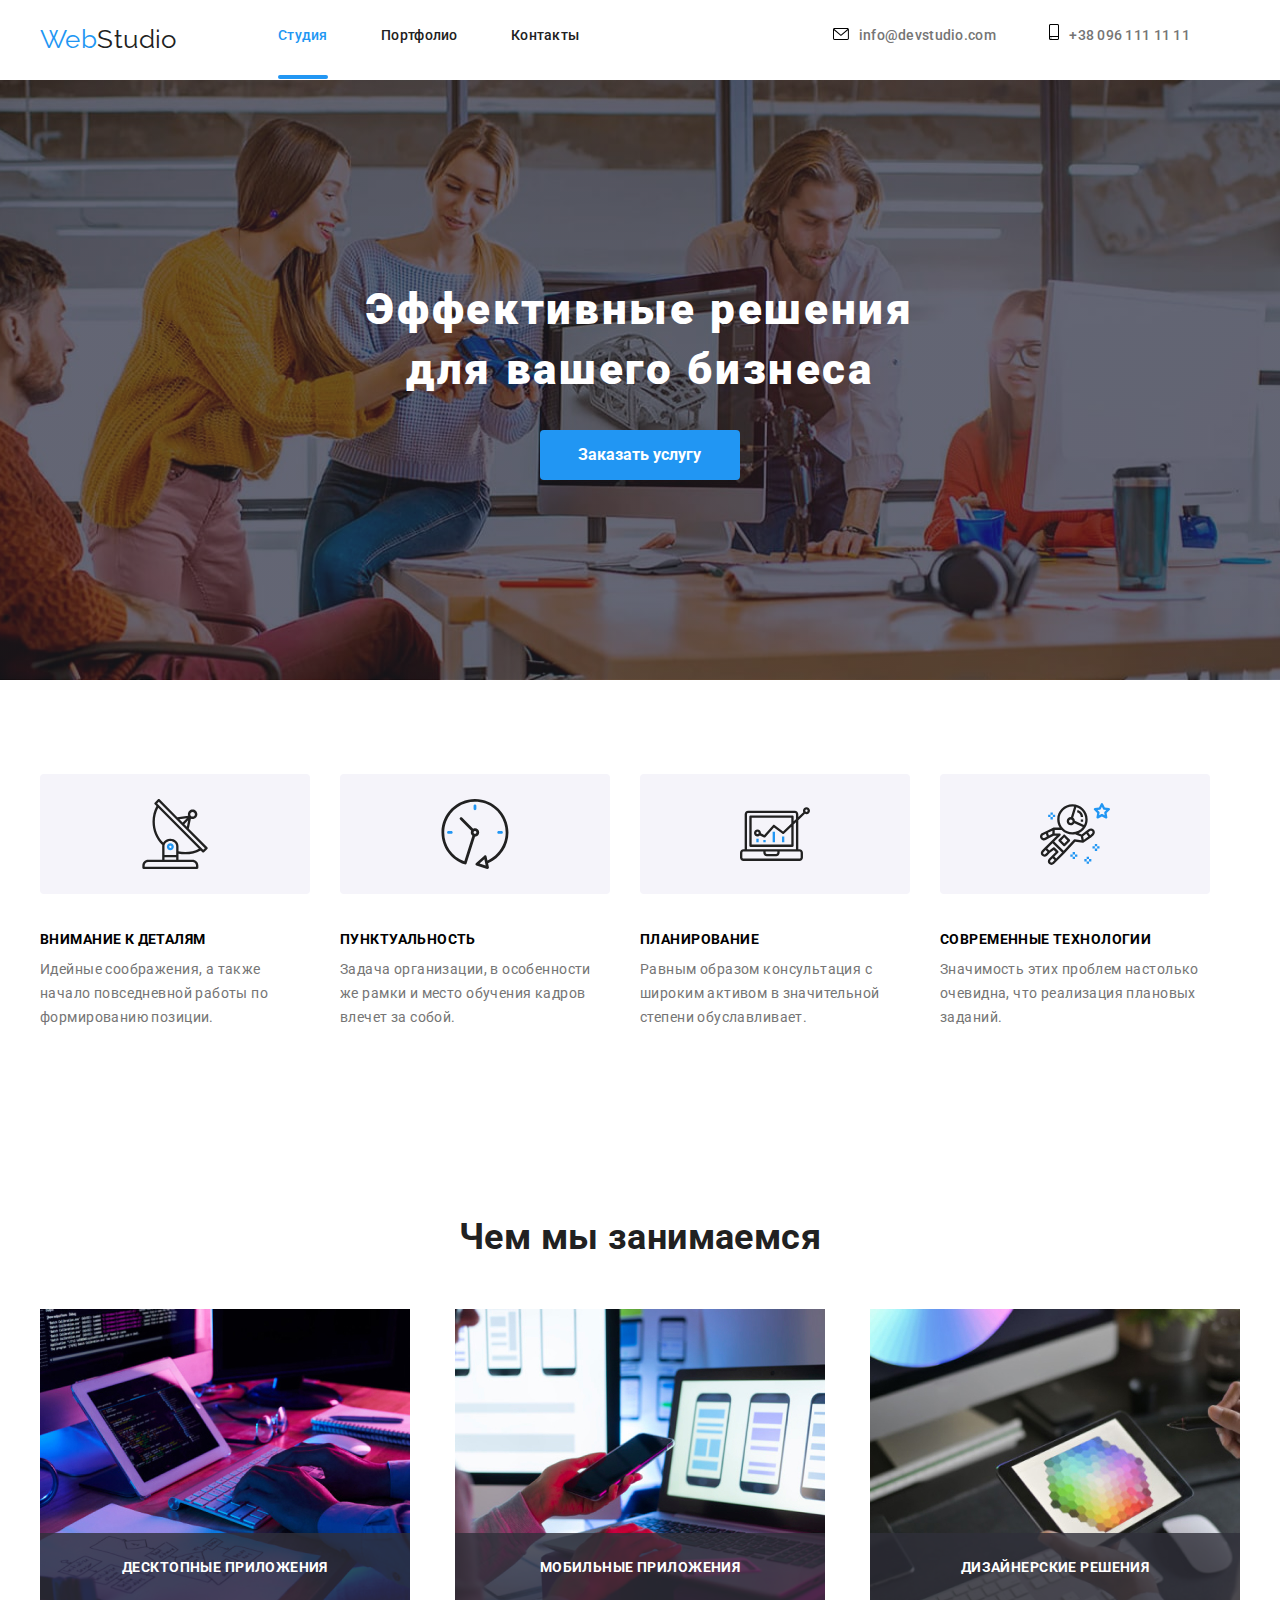
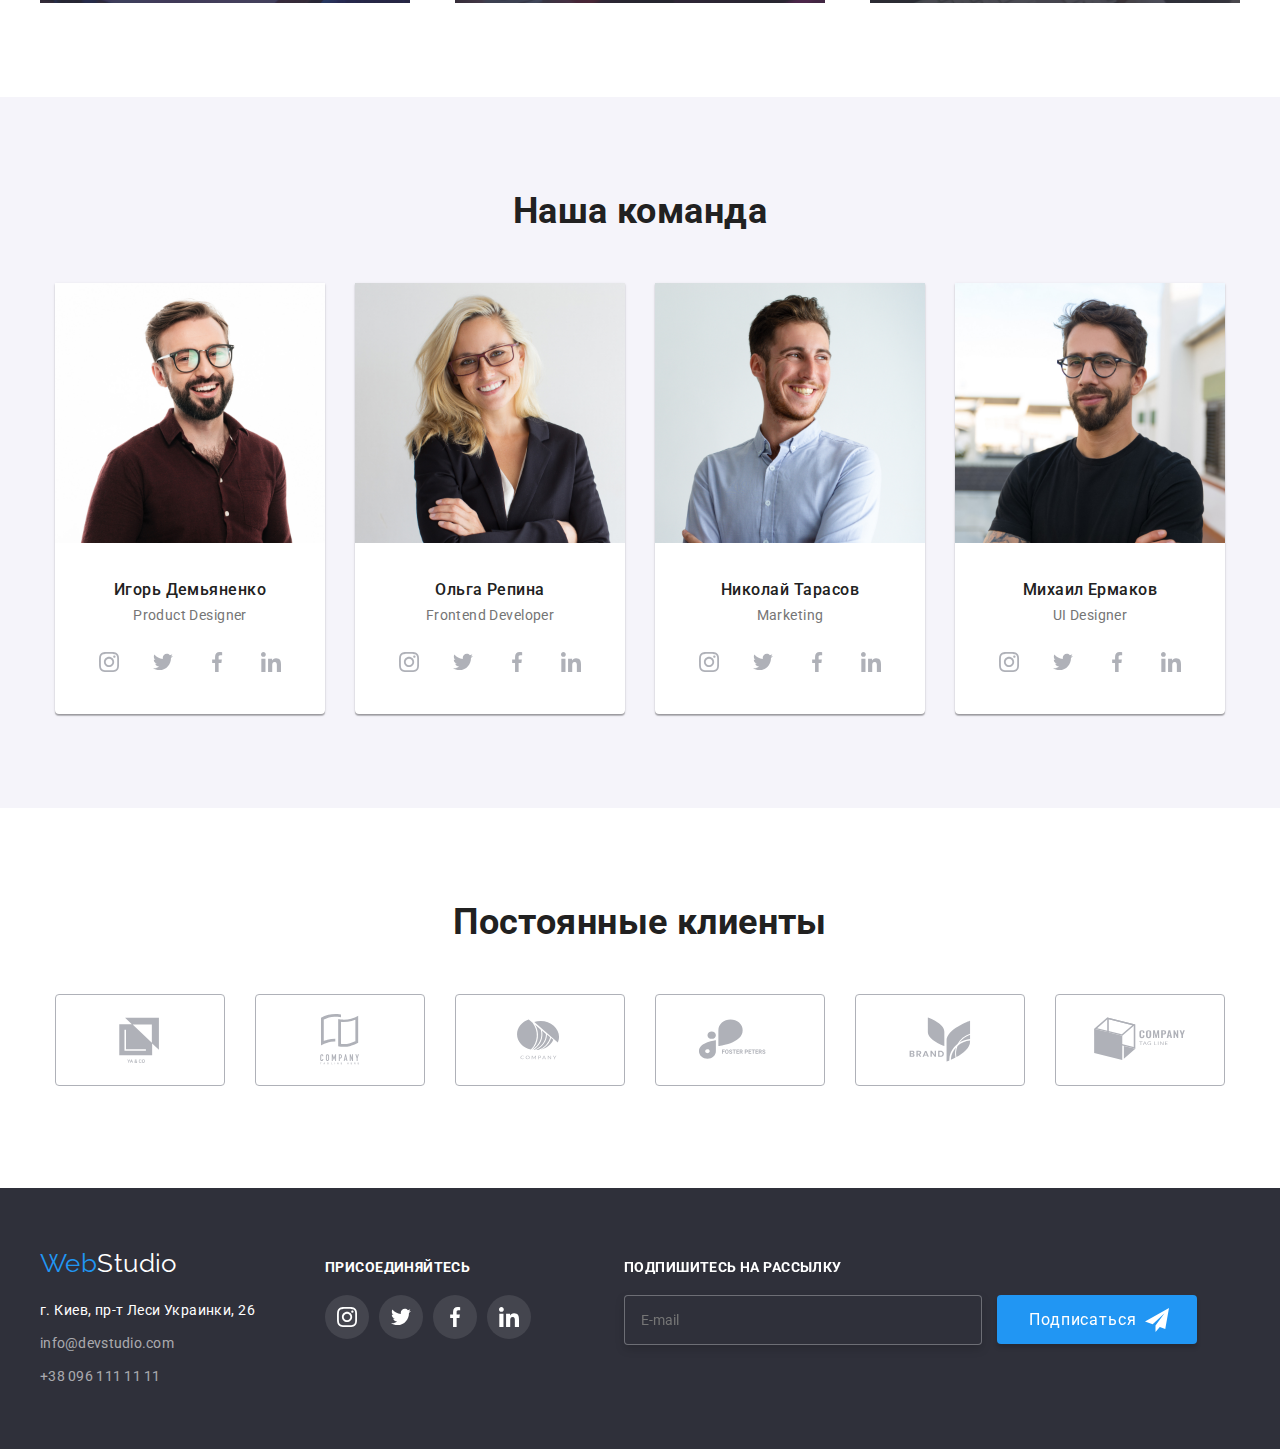
<file: index.html>
<!DOCTYPE html>
<html lang="ru">
<head>
    <meta charset="UTF-8">
    <meta http-equiv="X-UA-Compatible" content="IE=edge">
    <meta name="viewport" content="width=device-width, initial-scale=1.0">
    <title>Web Studio</title>
    <link rel="preconnect" href="https://fonts.googleapis.com">
    <link rel="preconnect" href="https://fonts.gstatic.com" crossorigin>
    <link href="https://fonts.googleapis.com/css2?family=Raleway:wght@700&family=Roboto:wght@400;500;700;900&display=swap"
        rel="stylesheet">
    <link rel="stylesheet" href="https://cdnjs.cloudflare.com/ajax/libs/modern-normalize/1.1.0/modern-normalize.min.css" integrity="sha512-wpPYUAdjBVSE4KJnH1VR1HeZfpl1ub8YT/NKx4PuQ5NmX2tKuGu6U/JRp5y+Y8XG2tV+wKQpNHVUX03MfMFn9Q==" crossorigin="anonymous" referrerpolicy="no-referrer" />
    <link rel="stylesheet" href="./css/main.min.css">
</head>
<body>
    <header class="header">
            <a class="logo header__logo" href="./index.html"><span class="logo__discoloration">Web</span>Studio</a>
            <nav>
            <ul class="site-nav">
                <li class="site-nav__item"><a class="site-nav__link--underline" href="./index.html">Студия</a></li>
                <li class="site-nav__item"><a class="site-nav__link" href="./portfolio.html">Портфолио</a></li>
                <li class="site-nav__item"><a class="site-nav__link" href="">Контакты</a></li>
            </ul>
            </nav>
            <ul class="contact">
                <li class="contact__item"><a class="contact__link" href="mailto:info@devstudio.com"><svg class="contact__icon" width="16" height="12"><use href="./images/icons.svg#mail"></use></svg>info@devstudio.com</a></li>
                <li class="contact__item"><a class="contact__link" href="tel:+380961111111"><svg class="contact__icon" width="10" height="16"><use href="./images/icons.svg#phone"></use></svg>+38 096 111 11 11</a></li>
            </ul>
    </header>

   <main>
        <section class="hero">
            <div class="hero__position">
            <h1 class="hero__title">Эффективные решения <br> для вашего бизнеса</h1>
            <button data-modal-open class="btn__hero" type="button">Заказать услугу</button>
            </div>
        </section>

        <div class="benefits">
    <section class="benefits__section">
        <h2 class="benefits__hidden">Приемущество</h2>
    <ul class="benefits__list">
        <li class="benefits__item">
                <svg class="benefits__svg">
                    <use href="./images/icons.svg#satellite" width="70" height="70"></use>
                </svg>
            <h3 class="benefits__title">Внимание к деталям</h3>
            <p class="benefits__description">Идейные соображения, а также начало повседневной работы по формированию позиции.</p>
        </li>
        <li class="benefits__item">
                <svg class="benefits__svg">
                    <use href="./images/icons.svg#clock" width="70" height="70"></use>
                </svg>
            <h3 class="benefits__title">Пунктуальность</h3>
            <p class="benefits__description">Задача организации, в особенности же рамки и место обучения кадров влечет за собой.</p>
        </li>
        <li class="benefits__item">
                <svg class="benefits__svg">
                    <use href="./images/icons.svg#diagram" width="70" height="70"></use>
                </svg>
            <h3 class="benefits__title">Планирование</h3>
            <p class="benefits__description">Равным образом консультация с широким активом в значительной степени обуславливает.</p>
        </li>
        <li class="benefits__item">
                <svg class="benefits__svg"> 
                    <use href="./images/icons.svg#astronaut" width="70" height="70"></use>
                </svg>
            <h3 class="benefits__title">Современные технологии</h3>
            <p class="benefits__description">Значимость этих проблем настолько очевидна, что реализация плановых заданий.</p>
        </li>
    </ul>
</section>
</div>

<div class="about">
<section class="about__section">
    <h2 class="about__title">Чем мы занимаемся</h2>
<ul class="about__list">
    <li class="about__item">
        <img src="./images/img.jpg" alt="Работа за ПК" width="370">
        <p class="about__subject">Десктопные приложения</p>
    </li>

    <li class="about__item">
        <img src="./images/img1.jpg" alt="Работа с мобильным устройством" width="370">
        <p class="about__subject">Мобильные приложения</p>
    </li>

    <li class="about__item">
        <img src="./images/img2.jpg" alt="Работа с планшетом" width="370">
        <p class="about__subject">Дизайнерские решения</p>
    </li>
</ul>
</section>
</div>

<section class="team">
    <div class="team__container">
    <h2 class="team__title">Наша команда</h2>
<ul class="team__list">
    <li class="team__item">
        <img src="./images/img3.jpg" alt="Первый член команды" width="270">
        <h3 class="team__name">Игорь Демьяненко</h3>
        <p class="team__position">Product Designer</p>
        <ul class="social-link list">
            <li class="social-link__item">
                <a href="" class="social-link__link"><svg class="social-link__icon" width="20px" height="20px"><use href="./images/icons.svg#instagram"></use></svg></a>
            </li>
            <li class="social-link__item">
                <a href="" class="social-link__link"><svg class="social-link__icon" width="20px" height="20px"><use href="./images/icons.svg#twitter"></use></svg></a>
            </li>
            <li class="social-link__item">
                <a href="" class="social-link__link"><svg class="social-link__icon" width="20px" height="20px"><use href="./images/icons.svg#meta"></use></svg></a>
            </li>
            <li class="social-link__item">
                <a href="" class="social-link__link"><svg class="social-link__icon" width="20px" height="20px"><use href="./images/icons.svg#linkedin"></use></svg></a>
            </li>
        </ul>
    </li>
    <li class="team__item">
        <img src="./images/img4.jpg" alt="Второй член команды" width="270">
        <h3 class="team__name">Ольга Репина</h3>
        <p class="team__position">Frontend Developer</p>
        <ul class="social-link list">
            <li class="social-link__item">
                <a href="" class="social-link__link"><svg class="social-link__icon" width="20px" height="20px"><use href="./images/icons.svg#instagram"></use></svg></a>
            </li>
            <li class="social-link__item">
                <a href="" class="social-link__link"><svg class="social-link__icon" width="20px" height="20px"><use href="./images/icons.svg#twitter"></use></svg></a>
            </li>
            <li class="social-link__item">
                <a href="" class="social-link__link"><svg class="social-link__icon" width="20px" height="20px"><use href="./images/icons.svg#meta"></use></svg></a>
            </li>
            <li class="social-link__item">
                <a href="" class="social-link__link"><svg class="social-link__icon" width="20px" height="20px"><use href="./images/icons.svg#linkedin"></use></svg></a>
            </li>
        </ul>
    </li>
    <li class="team__item">
        <img src="./images/img5.jpg" alt="Третий член команды" width="270">
        <h3 class="team__name">Николай Тарасов</h3>
        <p class="team__position">Marketing</p>
        <ul class="social-link">
            <li class="social-link__item">
                <a href="" class="social-link__link"><svg class="social-link__icon" width="20px" height="20px"><use href="./images/icons.svg#instagram"></use></svg></a>
            </li>
            <li class="social-link__item">
                <a href="" class="social-link__link"><svg class="social-link__icon" width="20px" height="20px"><use href="./images/icons.svg#twitter"></use></svg></a>
            </li>
            <li class="social-link__item">
                <a href="" class="social-link__link"><svg class="social-link__icon" width="20px" height="20px"><use href="./images/icons.svg#meta"></use></svg></a>
            </li>
            <li class="social-link__item">
                <a href="" class="social-link__link"><svg class="social-link__icon" width="20px" height="20px"><use href="./images/icons.svg#linkedin"></use></svg></a>
            </li>
        </ul>
    </li>
    <li class="team__item">
        <img src="./images/img6.jpg" alt="Четвертый член команды" width="270">
        <h3 class="team__name">Михаил Ермаков</h3>
        <p class="team__position">UI Designer</p>
        <ul class="social-link list">
            <li class="social-link__item">
                <a href="" class="social-link__link"><svg class="social-link__icon" width="20px" height="20px"><use href="./images/icons.svg#instagram"></use></svg></a>
            </li>
            <li class="social-link__item">
                <a href="" class="social-link__link"><svg class="social-link__icon" width="20px" height="20px"><use href="./images/icons.svg#twitter"></use></svg></a>
            </li>
            <li class="social-link__item">
                <a href="" class="social-link__link"><svg class="social-link__icon" width="20px" height="20px"><use href="./images/icons.svg#meta"></use></svg></a>
            </li>
            <li class="social-link__item">
                <a href="" class="social-link__link"><svg class="social-link__icon" width="20px" height="20px"><use href="./images/icons.svg#linkedin"></use></svg></a>
            </li>
        </ul>
    </li>
</ul>
</div>
</section>

<section class="clients">
<div class=" clients__container">
    <h2 class="clients__title">Постоянные клиенты</h2>
    <ul class="clients__list list">
        <li class="clients__item">
            <a href="" class="clients__link"><svg class="clients__icon" width="106" height="60"><use href="./images/icons.svg#client-1"></use></svg></a>
        </li>
        <li class="clients__item">
            <a href="" class="clients__link"><svg class="clients__icon" width="106" height="60"><use href="./images/icons.svg#client-2"></use></svg></a>
        </li>
        <li class="clients__item">
            <a href="" class="clients__link"><svg class="clients__icon" width="106" height="60"><use href="./images/icons.svg#client-3"></use></svg></a>
        </li>
        <li class="clients__item">
            <a href="" class="clients__link"><svg class="clients__icon" width="106" height="60"><use href="./images/icons.svg#client-4"></use></svg></a>
        </li>
        <li class="clients__item">
            <a href="" class="clients__link"><svg class="clients__icon" width="106" height="60"><use href="./images/icons.svg#client-5"></use></svg></a>
        </li>
        <li class="clients__item">
            <a href="" class="clients__link"><svg class="clients__icon" width="106" height="60"><use href="./images/icons.svg#client-6"></use></svg></a>
        </li>
    </ul>
</section>
</div>


<div class="backdrop is-hidden" data-modal>
    <div class="modal">
        <button data-modal-close class="modal__close">
            <svg class="modal__icon" width="18" height="18">
                <use href="./images/icons.svg#close"></use>
            </svg>
        </button>
        <h1 class="modal__title">Оставьте свои данные, мы вам перезвоним</h1>

        <form class="form">

            <label class="form__label">
                <span class="form__text">Имя</span>
                <input class="form__input" type="text" name="name"/>
                <svg class="form__icon" width="18" height="18">
                   <use href="./images/icons.svg#person-black"></use>
                </svg>
            </label>

            <label class="form__label">
                <span class="form__text">Телефон</span>
                <input class="form__input" type="tel" name="tel"/>
                <svg class="form__icon" width="18" height="18">
                   <use href="./images/icons.svg#phone-black"></use>
                </svg>
            </label>
            
            <label class="form__label">
                <span class="form__text">Почта</span>
                <input class="form__input" type="email" name="mail"/>
                <svg class="form__icon" width="18" height="18">
                   <use href="./images/icons.svg#email-black"></use>
                </svg>
            </label>

            <label class="form__label">
                <span class="form__text">Комментарий</span>
                <textarea class="form__textarea" name="comment" id="comment" rows="6" placeholder="Введите текст" ></textarea>
            </label>

            <label class="checkbox">
                <input class="checkbox__input" type="checkbox" name="agreements" value="agreements"/>
                <svg class="checkbox__icon" width="16px" height="15px">
                   <use href="./images/icons.svg#check-frame"></use>
                </svg>
                <span class="checkbox__text">Соглашаюсь с рассылкой и принимаю <a class="checkbox__link" href=" ">Условия договора</a></span>
            </label>

            <button class="form__btn" type="submit">Отправить</button>
        </form>
    </div>
</div>
</main>


<footer class="footer">
<div class="footer__container">
<div>
    <a class="logo footer__logo" href="./index.html"><span class="logo__discoloration">Web</span>Studio</a>
<address class="address">   
<ul class="address__list">
    <li class="address__item">
        <a class="address__link" href="">г. Киев, пр-т Леси Украинки, 26</a>
    </li>
    <li class="address__item">
        <a class="contact__link" href="mailto:info@devstudio.com">info@devstudio.com</a>
    </li>
    <li>
        <a class="contact__link" href="tel:+380961111111">+38 096 111 11 11</a>
    </li>
</ul>
</address>
</div>

<div class="footer__network">
    <p class="footer__title">присоединяйтесь</p>
    <ul class="social-link list">
            <li class="social-link__item">
                <a href="" class="social-link__link social-link--footer"><svg class="social-link__icon" width="20px" height="20px"><use href="./images/icons.svg#instagram"></use></svg></a>
            </li>
            <li class="social-link__item">
                <a href="" class="social-link__link social-link--footer"><svg class="social-link__icon" width="20px" height="20px"><use href="./images/icons.svg#twitter"></use></svg></a>
            </li>
            <li class="social-link__item">
                <a href="" class="social-link__link social-link--footer"><svg class="social-link__icon" width="20px" height="20px"><use href="./images/icons.svg#meta"></use></svg></a>
            </li>
            <li class="social-link__item">
                <a href="" class="social-link__link social-link--footer"><svg class="social-link__icon" width="20px" height="20px"><use href="./images/icons.svg#linkedin"></use></svg></a>
            </li>
        </ul>
</div>
<div class="footer__mailing">
    <p class="footer__title">Подпишитесь на рассылку</p>
    <form class="footer__form">
        <label for="mail"></label>
        <input class="footer__input" type="email" name="mail" id="mail" placeholder="E-mail">
            <button class="footer__btn" type="submit">Подписаться</button>
            <svg class="footer__icon" width="24px" height="24px">
                <use href="./images/icons.svg#send"></use>
            </svg>
    </form>
</div>
</footer>

<script src="./js/modal.js"></script>
</body>
</html>
</file>
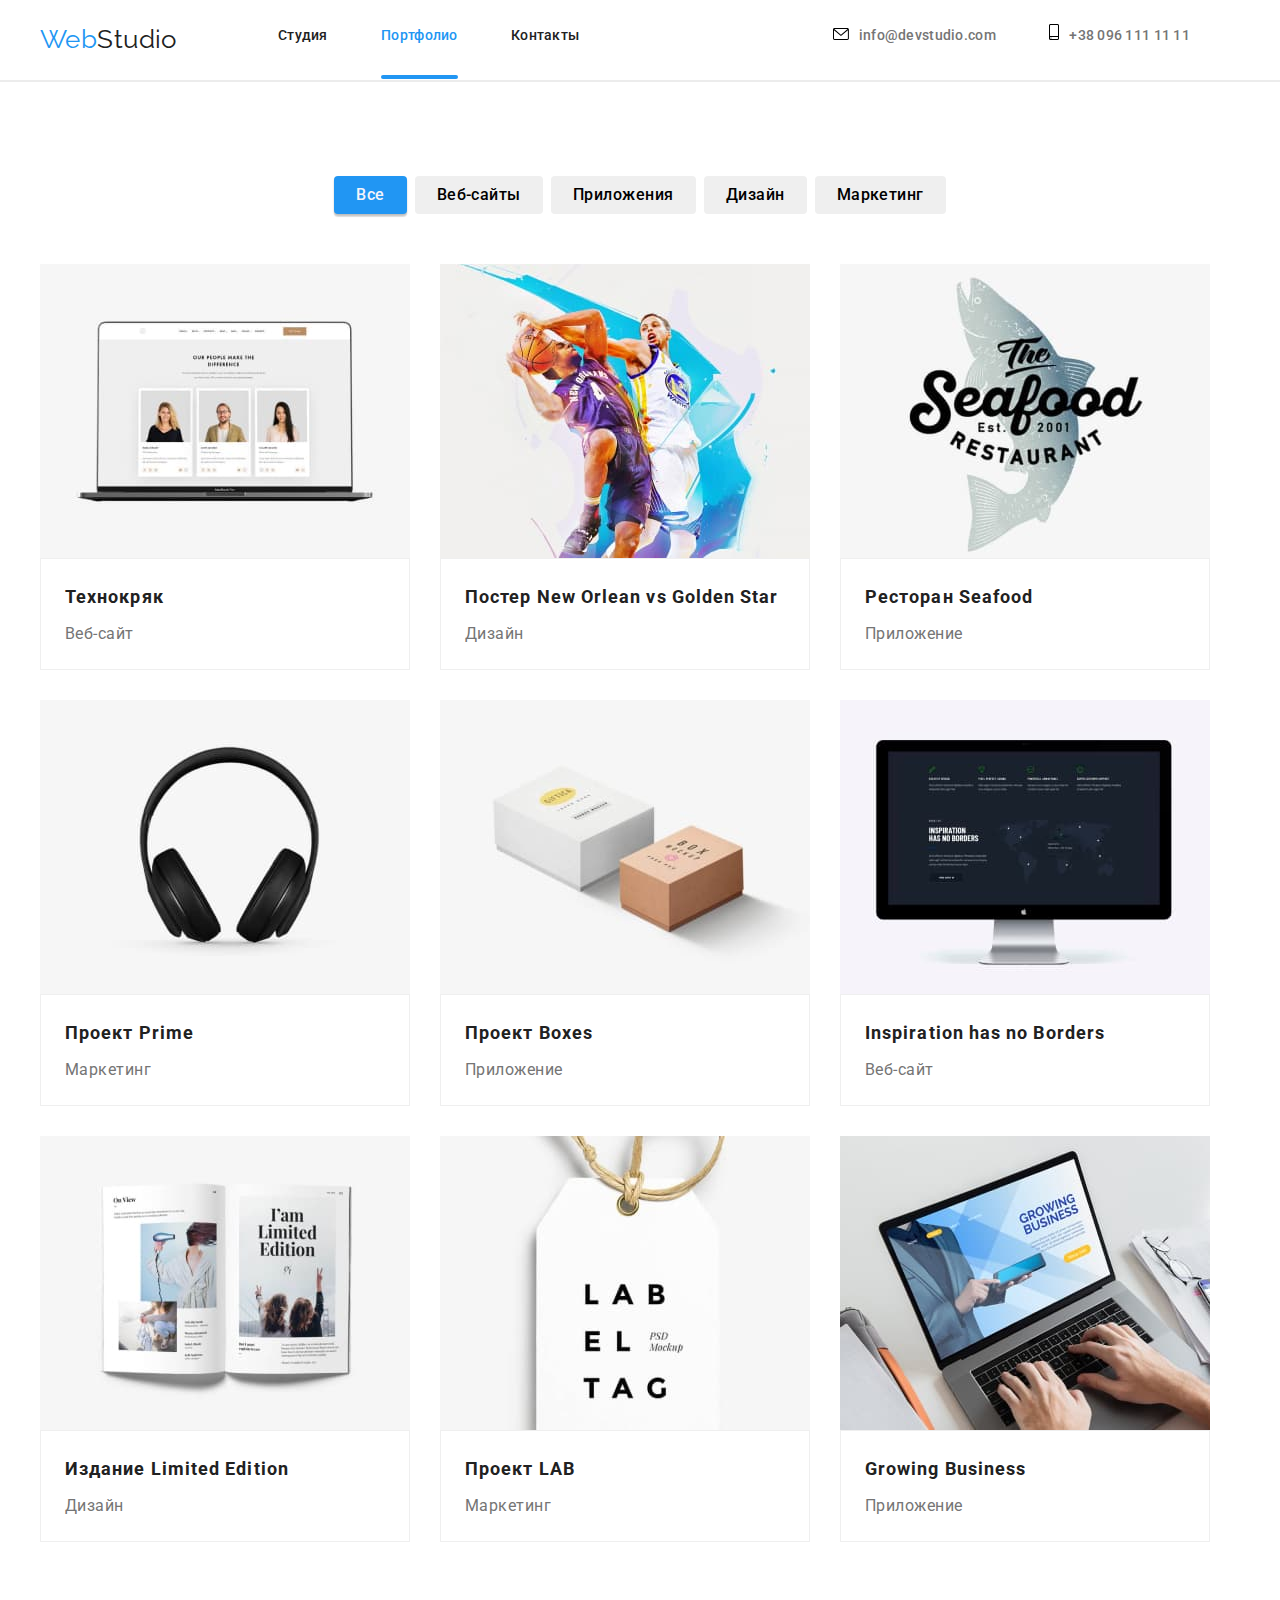
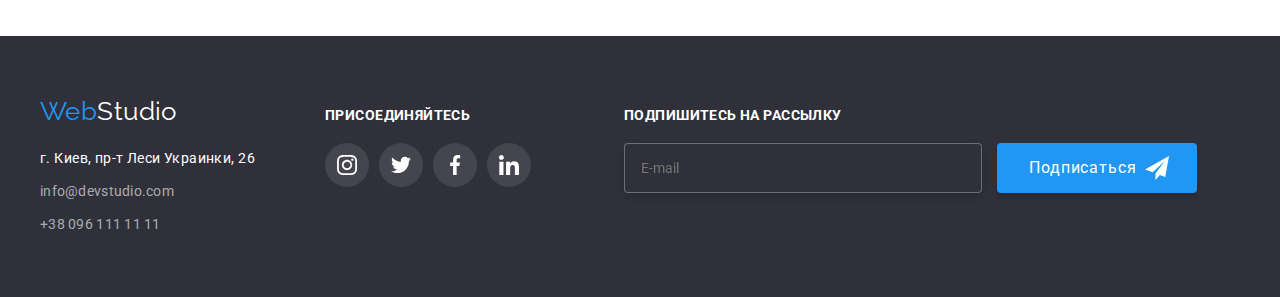
<file: portfolio.html>
<!DOCTYPE html>
<html lang="ru">
  <head>
    <meta charset="UTF-8" />
    <meta http-equiv="X-UA-Compatible" content="IE=edge" />
    <meta name="viewport" content="width=device-width, initial-scale=1.0" />
    <title>Web Studio</title>
    <link rel="preconnect" href="https://fonts.googleapis.com" />
    <link rel="preconnect" href="https://fonts.gstatic.com" crossorigin />
    <link
      href="https://fonts.googleapis.com/css2?family=Raleway:wght@700&family=Roboto:wght@400;500;700;900&display=swap"
      rel="stylesheet"
    />
    <link rel="stylesheet" href="https://cdnjs.cloudflare.com/ajax/libs/modern-normalize/1.1.0/modern-normalize.min.css" integrity="sha512-wpPYUAdjBVSE4KJnH1VR1HeZfpl1ub8YT/NKx4PuQ5NmX2tKuGu6U/JRp5y+Y8XG2tV+wKQpNHVUX03MfMFn9Q==" crossorigin="anonymous" referrerpolicy="no-referrer" />
    <link rel="stylesheet" href="./css/main.min.css">
  </head>
  <body>
      <header class="header">
            <a class="logo header__logo" href="./index.html"><span class="logo__discoloration">Web</span>Studio</a>
            <nav>
            <ul class="site-nav">
                <li class="site-nav__item"><a class="site-nav__link" href="./index.html">Студия</a></li>
                <li class="site-nav__item"><a class="site-nav__link--underline" href="./portfolio.html">Портфолио</a></li>
                <li class="site-nav__item"><a class="site-nav__link" href="">Контакты</a></li>
            </ul>
            </nav>
            <ul class="contact">
                <li class="contact__item"><a class="contact__link" href="mailto:info@devstudio.com"><svg class="contact__icon" width="16" height="12"><use href="./images/icons.svg#mail"></use></svg>info@devstudio.com</a></li>
                <li class="contact__item"><a class="contact__link" href="tel:+380961111111"><svg class="contact__icon" width="10" height="16"><use href="./images/icons.svg#phone"></use></svg>+38 096 111 11 11</a></li>
            </ul>
    </header>
    <hr>
 
    <main>
      <section class="portfolio">
        <h1 class="portfolio__title">Портфолио</h1>
        <ul class="btn-bar">
          <li class="btn-bar__item">
            <button class="btn-bar__btn btn-bar__btn--current" type="button">Все</button>
          </li>
          <li class="btn-bar__item">
            <button class="btn-bar__btn" type="button">Веб-сайты</button>
          </li>
          <li class="btn-bar__item">
            <button class="btn-bar__btn" type="button">Приложения</button>
          </li>
          <li class="btn-bar__item">
            <button class="btn-bar__btn" type="button">Дизайн</button>
          </li>
          <li>
            <button class="btn-bar__btn" type="button">Маркетинг</button>
          </li>
        </ul>

        <ul class="card">
          <li class="card__item">
            <a class="card__link" href="">
            <div class="card__meta">
            <img class="card__image" src="./images/portfolio1.jpg" alt="Ноутбук" width="370" />
            <p class="card__description">
                Ресурс предлагает комплексные предложения с разным уровнем функционала и сервисов. Все это позволит посетителю получить исчерпывающие сведения о компании или частном лице.
            </p>
            </div>
            <div class="card__footer">
            <h2 class="card__title">Технокряк</h2>
            <p class="card__subtitle">Веб-сайт</p>
            </a>
          </li>

          <li class="card__item">
            <a class="card__link" href="">
            <div class="card__meta">
            <img class="card__image" src="./images/portfolio2.jpg" alt="Баскетболисты" width="370" />
            <p class="card__description">
                Ресурс предлагает комплексные предложения с разным уровнем функционала и сервисов. Все это позволит посетителю получить исчерпывающие сведения о компании или частном лице.
            </p>
            </div>
            <div class="card__footer">
            <h2 class="card__title">Постер New Orlean vs Golden Star</h2>
            <p class="card__subtitle">Дизайн</p>
            </div>
            </a>
          </li>

          <li class="card__item">
            <a class="card__link" href="">
            <div class="card__meta">
            <img class="card__image" src="./images/portfolio3.jpg" alt="Постер" width="370" />
            <p class="card__description">
                Ресурс предлагает комплексные предложения с разным уровнем функционала и сервисов. Все это позволит посетителю получить исчерпывающие сведения о компании или частном лице.
            </p>
            </div>
          <div class="card__footer">
            <h2 class="card__title">Ресторан Seafood</h2>
            <p class="card__subtitle">Приложение</p>
            </div>
            </a>
          </li>

          <li class="card__item">
            <a class="card__link" href="">
            <div class="card__meta">
            <img class="card__image" src="./images/portfolio4.jpg" alt="Наушники" width="370" />
            <p class="card__description">
                Ресурс предлагает комплексные предложения с разным уровнем функционала и сервисов. Все это позволит посетителю получить исчерпывающие сведения о компании или частном лице.
            </p>
            </div>
          <div class="card__footer">
            <h2 class="card__title">Проект Prime</h2>
            <p class="card__subtitle">Маркетинг</p>
            </div>
            </a>
          </li>

          <li class="card__item">
            <a class="card__link" href="">
            <div class="card__meta">
            <img class="card__image" src="./images/portfolio5.jpg" alt="Коробки" width="370" />
            <p class="card__description">
                Ресурс предлагает комплексные предложения с разным уровнем функционала и сервисов. Все это позволит посетителю получить исчерпывающие сведения о компании или частном лице.
            </p>
            </div>
          <div class="card__footer">
            <h2 class="card__title">Проект Boxes</h2>
            <p class="card__subtitle">Приложение</p>
            </div>
            </a>
          </li>

          <li class="card__item">
            <a class="card__link" href="">
            <div class="card__meta">
            <img class="card__image" src="./images/portfolio6.jpg" alt="ПК монитор" width="370" />
            <p class="card__description">
                Ресурс предлагает комплексные предложения с разным уровнем функционала и сервисов. Все это позволит посетителю получить исчерпывающие сведения о компании или частном лице.
            </p>
            </div>
          <div class="card__footer">
            <h2 class="card__title">Inspiration has no Borders</h2>
            <p class="card__subtitle">Веб-сайт</p>
            </div>
            </a>
          </li>

          <li class="card__item">
            <a class="card__link" href="">
            <div class="card__meta">
            <img class="card__image" src="./images/portfolio7.jpg" alt="Книга" width="370" />
            <p class="card__description">
                Ресурс предлагает комплексные предложения с разным уровнем функционала и сервисов. Все это позволит посетителю получить исчерпывающие сведения о компании или частном лице.
            </p>
            </div>
          <div class="card__footer">
            <h2 class="card__title">Издание Limited Edition</h2>
            <p class="card__subtitle">Дизайн</p>
            </div>
            </a>
          </li>

          <li class="card__item">
            <a class="card__link" href="">
            <div class="card__meta">
            <img class="card__image" src="./images/portfolio8.jpg" alt="Бирка" width="370" />
            <p class="card__description">
                Ресурс предлагает комплексные предложения с разным уровнем функционала и сервисов. Все это позволит посетителю получить исчерпывающие сведения о компании или частном лице.
            </p>
            </div>
          <div class="card__footer">
            <h2 class="card__title">Проект LAB</h2>
            <p class="card__subtitle">Маркетинг</p>
            </div>
            </a>
          </li>

          <li class="card__item">
            <a class="card__link" href="">
            <div class="card__meta">
            <img class="card__image" src="./images/portfolio9.jpg" alt="Работа за пк" width="370" />
            <p class="card__description">
                Ресурс предлагает комплексные предложения с разным уровнем функционала и сервисов. Все это позволит посетителю получить исчерпывающие сведения о компании или частном лице.
            </p>
            </div>
            <div class="card__footer">
            <h2 class="card__title">Growing Business</h2>
            <p class="card__subtitle">Приложение</p>
            </div>
            </a>
          </li>

        </ul>
      </section>
    </main>

<footer class="footer">
<div class="footer__container">
<div>
    <a class="logo footer__logo" href="./index.html"><span class="logo__discoloration">Web</span>Studio</a>
<address class="address">   
<ul class="address__list">
    <li class="address__item">
        <a class="address__link" href="">г. Киев, пр-т Леси Украинки, 26</a>
    </li>
    <li class="address__item">
        <a class="contact__link" href="mailto:info@devstudio.com">info@devstudio.com</a>
    </li>
    <li>
        <a class="contact__link" href="tel:+380961111111">+38 096 111 11 11</a>
    </li>
</ul>
</address>
</div>

<div class="footer__network">
    <p class="footer__title">присоединяйтесь</p>
    <ul class="social-link list">
            <li class="social-link__item">
                <a href="" class="social-link__link social-link--footer"><svg class="social-link__icon" width="20px" height="20px"><use href="./images/icons.svg#instagram"></use></svg></a>
            </li>
            <li class="social-link__item">
                <a href="" class="social-link__link social-link--footer"><svg class="social-link__icon" width="20px" height="20px"><use href="./images/icons.svg#twitter"></use></svg></a>
            </li>
            <li class="social-link__item">
                <a href="" class="social-link__link social-link--footer"><svg class="social-link__icon" width="20px" height="20px"><use href="./images/icons.svg#meta"></use></svg></a>
            </li>
            <li class="social-link__item">
                <a href="" class="social-link__link social-link--footer"><svg class="social-link__icon" width="20px" height="20px"><use href="./images/icons.svg#linkedin"></use></svg></a>
            </li>
        </ul>
</div>
<div class="footer__mailing">
    <p class="footer__title">Подпишитесь на рассылку</p>
    <form class="footer__form">
        <label for="mail"></label>
        <input class="footer__input" type="email" name="mail" id="mail" placeholder="E-mail">
            <button class="footer__btn" type="submit">Подписаться</button>
            <svg class="footer__icon" width="24px" height="24px">
                <use href="./images/icons.svg#send"></use>
            </svg>
    </form>
</div>
</footer>
</body>
</html>
</file>
<file: css/main.min.css>
h1,h2,h3{margin:0}p{margin:0}hr{border:1px solid #ECECEC;margin:0}.hero,.benefits__section,.about__section,.team,.clients,.portfolio{padding-top:94px;padding-bottom:94px}.site-nav,.contact,.benefits__list,.about__list,.about__item,.team__list,.social-link,.clients__list,.address__list,.btn-bar,.card{list-style:none;padding:0;margin:0}.header__logo,.footer__logo,.site-nav__link,.site-nav__link--underline,.contact__link,.address__link,.card__link{text-decoration:none}.header,.benefits,.about,.team__container,.clients__container,.footer__container,.portfolio{width:1200px;margin:0 auto}.benefits__hidden,.checkbox__input,.portfolio__title{position:absolute;white-space:nowrap;width:1px;height:1px;overflow:hidden;border:0;padding:0;clip:rect(0 0 0 0);clip-path:inset(50%);margin:-1px}.about__title,.team__title,.clients__title{font-size:36px;line-height:1.16;color:#212121;text-align:center;margin-bottom:50px}/*! modern-normalize v1.1.0 | MIT License | https://github.com/sindresorhus/modern-normalize */*,::before,::after{box-sizing:border-box}html{line-height:1.15;-webkit-text-size-adjust:100%;-moz-tab-size:4;tab-size:4}body{margin:0;font-family:system-ui,-apple-system,"Segoe UI",Roboto,Helvetica,Arial,sans-serif,"Apple Color Emoji","Segoe UI Emoji"}hr{height:0;color:inherit}abbr[title]{text-decoration:underline dotted}b,strong{font-weight:bolder}code,kbd,samp,pre{font-family:ui-monospace, SFMono-Regular, Consolas, 'Liberation Mono', Menlo, monospace;font-size:1em}small{font-size:80%}sub,sup{font-size:75%;line-height:0;position:relative;vertical-align:baseline}sub{bottom:-0.25em}sup{top:-0.5em}table{text-indent:0;border-color:inherit}button,input,optgroup,select,textarea{font-family:inherit;font-size:100%;line-height:1.15;margin:0}button,select{text-transform:none}button,[type='button'],[type='reset'],[type='submit']{-webkit-appearance:button}::-moz-focus-inner{border-style:none;padding:0}:-moz-focusring{outline:1px dotted ButtonText}:-moz-ui-invalid{box-shadow:none}legend{padding:0}progress{vertical-align:baseline}::-webkit-inner-spin-button,::-webkit-outer-spin-button{height:auto}[type='search']{-webkit-appearance:textfield;outline-offset:-2px}::-webkit-search-decoration{-webkit-appearance:none}::-webkit-file-upload-button{-webkit-appearance:button;font:inherit}summary{display:list-item}body{background-color:#fff;font-size:14px;letter-spacing:0.03em;font-family:"Roboto",sans-serif;line-height:1.71}.logo{color:#212121;font-family:"Raleway",sans-serif;font-size:26px;line-height:1.2;display:block;width:145px}.logo__discoloration{color:#2196F3}.header__logo{margin-right:93px}.footer__logo{padding-top:60px;margin-bottom:20px;color:#fff}.header{max-width:1600px;display:flex;padding-top:24px;padding-bottom:25px;margin-right:auto;margin-left:auto}.site-nav__item{display:inline-block;margin-right:50px}.site-nav__link,.site-nav__link--underline{position:relative;font-weight:500;line-height:1.14;letter-spacing:0.02em;color:#212121;padding-bottom:32px;transition:color 250ms cubic-bezier(0.4, 0, 0.2, 1)}.site-nav__link--underline::after{content:'';position:absolute;top:100%;width:100%;height:4px;background-color:#2196F3;display:block;border-radius:2px}.site-nav__link--underline,.site-nav__link:focus,.site-nav__link:hover,.site-nav__link::after{color:#2196F3}.contact{margin-left:auto}.contact__item{display:inline-block;margin-right:50px}.contact__link{font-weight:500;line-height:1.14;letter-spacing:0.02em;color:#757575;transition:fill 250ms cubic-bezier(0.4, 0, 0.2, 1),color 250ms cubic-bezier(0.4, 0, 0.2, 1)}.contact__link:hover,.contact__link:focus{fill:#2196F3;color:#2196F3}.contact__icon{margin-right:10px}.hero{background-color:#2F303A;background-image:linear-gradient(to right, rgba(47,48,58,0.4), rgba(47,48,58,0.4)),url(../images/hero.jpg);background-position:center;background-size:cover;max-width:1600px;margin:0 auto;text-align:center;display:flex}.hero__position{margin:auto;align-items:center;justify-content:center;padding-top:106px;padding-bottom:106px}.hero__title{color:#fff;font-family:"Roboto",sans-serif;font-weight:900;font-size:44px;line-height:1.36;text-align:center;letter-spacing:0.06em;margin-bottom:30px}.btn__hero{font-family:"Roboto",sans-serif;font-weight:700;font-size:16px;line-height:1.87;cursor:pointer;text-align:center;border-radius:4px;border-style:hidden;padding:10px 32px;min-width:200px;color:#fff;background-color:#2196F3;transition:box-shadow 250ms cubic-bezier(0.4, 0, 0.2, 1),color 250ms cubic-bezier(0.4, 0, 0.2, 1),background-color 250ms cubic-bezier(0.4, 0, 0.2, 1)}.btn__hero:focus,.btn__hero:hover{background-color:#188CE8}.benefits__hidden{font-size:14px;line-height:1.14;text-transform:uppercase;color:var(--main-color);margin-bottom:10px}.benefits__list{display:flex;justify-content:space-between}.benefits__item{padding-right:30px}.benefits__svg{background-color:#F5F4FA;border-radius:4px;max-height:120px;max-width:270px;margin-bottom:30px;padding:25px 100px}.benefits__title{font-size:14px;line-height:1.14;text-transform:uppercase;color:var(--main-color);margin-bottom:10px}.benefits__description{line-height:1.71;color:#757575;width:270px}.about__list{display:flex;justify-content:space-between;align-items:center;padding-right:30px}.about__list:last-child{padding-right:0}.about__item{position:relative;max-height:294px}.about__subject{font-weight:700;line-height:1.14;text-align:center;letter-spacing:0.03em;text-transform:uppercase;position:absolute;background:rgba(47,48,58,0.8);color:#fff;padding:27px 82px;width:100%;bottom:0}.team{background-color:#F5F4FA}.team__container{margin-left:auto;margin-right:auto}.team__list{display:flex;justify-content:center;align-items:center}.team__item{margin-left:30px;box-shadow:0px 1px 3px rgba(0,0,0,0.12),0px 1px 1px rgba(0,0,0,0.14),0px 2px 1px rgba(0,0,0,0.2);border-radius:0px 0px 4px 4px;background-color:#fff}.team__item:first-child{margin-left:0px}.team__name{text-align:center;font-weight:500;font-size:16px;line-height:1.1;letter-spacing:0.03em;color:#212121;margin-top:30px;margin-bottom:10px}.team__position{text-align:center;line-height:1.1;letter-spacing:0.03em;color:#757575;margin-bottom:16px}.social-link{display:flex;justify-content:center;padding-bottom:30px}.social-link__item+.social-link__item{margin-left:10px}.social-link__item{width:44px;height:44px}.social-link__icon{fill:currentColor}.social-link__link{width:100%;height:100%;background-color:#fff;display:flex;align-items:center;justify-content:center;border-radius:50%;color:#AFB1B8;transition:background-color 250ms cubic-bezier(0.4, 0, 0.2, 1),color 250ms cubic-bezier(0.4, 0, 0.2, 1)}.social-link__link:hover{background-color:#2196F3;color:#fff}.social-link--footer{background-color:rgba(255,255,255,0.1);color:#fff}.clients{background-color:var(--bckground-color);max-width:1600px;margin-right:auto;margin-left:auto}.clients__list{display:flex;justify-content:center}.clients__item+.clients__item{margin-left:30px}.clients__link .clients__icon{box-sizing:border-box;border:1px solid #AFB1B8;border-radius:4px;padding:16px 32px;width:170px;height:92px;fill:#AFB1B8;transition:fill 250ms cubic-bezier(0.4, 0, 0.2, 1),border-color 250ms cubic-bezier(0.4, 0, 0.2, 1)}.clients__link .clients__icon:hover{fill:#2196F3;border-color:#2196F3}.backdrop{position:fixed;top:0;left:0;width:100%;height:100%;background:rgba(0,0,0,0.2);opacity:1;transition:opacity 250ms cubic-bezier(0.4, 0, 0.2, 1)}.backdrop.is-hidden{opacity:0;pointer-events:none}.backdrop.is-hidden .modal{transform:translate(-50%, -50%) scale(1.1)}.modal{position:absolute;top:50%;left:50%;max-width:528px;max-height:581px;padding:40px;background-color:#fff;box-shadow:0px 1px 3px rgba(0,0,0,0.12),0px 1px 1px rgba(0,0,0,0.14),0px 2px 1px rgba(0,0,0,0.2);border-radius:4px;transform:translate(-50%, -50%) scale(1);transition:transform 250ms cubic-bezier(0.4, 0, 0.2, 1)}.modal__close{position:absolute;right:0;top:0;width:30px;height:30px;margin-right:8px;margin-top:8px;display:flex;align-items:center;cursor:pointer;background:#fff;border:1px solid rgba(0,0,0,0.1);border-radius:50%;transition:fill 250ms cubic-bezier(0.4, 0, 0.2, 1)}.modal__close:hover,.modal__close:focus{fill:#2196F3}.modal__title{font-size:20px;line-height:1.15;text-align:center;letter-spacing:0.03em;margin-bottom:12px}.form__label{position:relative;margin-bottom:10px;display:flex;flex-direction:column}.form__text{margin-bottom:4px;font-size:12px;line-height:1.16;letter-spacing:0.01em;color:#757575}.form__input{padding:11px 12px 11px 42px;border:1px solid rgba(33,33,33,0.2);border-radius:4px;outline:none;cursor:pointer}.form__icon{position:absolute;top:50%;transform:translate(Y -50%);margin-left:15px}.form__input:focus{border-color:#2196F3}.form__input:focus+.form__icon{fill:#2196F3}.form__textarea{border:1px solid rgba(33,33,33,0.2);border-radius:4px;resize:none;padding:12px 16px;outline:none}.form__textarea:focus{border-color:#2196F3}.form__label ::placeholder{color:rgba(117,117,117,0.5)}.form__btn{display:flex;margin-left:auto;margin-right:auto;border-radius:4px;box-shadow:0px 4px 4px rgba(0,0,0,0.15);border-style:hidden;padding:10px 55px;text-align:center;cursor:pointer;font-weight:700;font-size:16px;line-height:1.87;letter-spacing:0.06em;color:#fff;background-color:#2196F3;transition:box-shadow 250ms cubic-bezier(0.4, 0, 0.2, 1),color 250ms cubic-bezier(0.4, 0, 0.2, 1),background-color 250ms cubic-bezier(0.4, 0, 0.2, 1)}.form__btn:focus,.form__btn:hover{background-color:#188CE8;color:#F5F4FA;box-shadow:0px 4px 4px rgba(0,0,0,0.15)}.checkbox{display:flex;align-items:center;margin-bottom:30px}.checkbox__icon{margin-right:7px}.checkbox__input:checked+.checkbox__icon{fill:#2196F3;background-color:#2196F3;background-image:url(../images/checked.svg);background-size:contain;background-origin:content-box}.checkbox__text{font-weight:400;font-size:14px;line-height:1.71;letter-spacing:0.03em;color:#757575}.checkbox__link{color:#2196F3}.footer{background-color:#2F303A;max-width:1600px;margin-right:auto;margin-left:auto}.footer__container{display:flex;align-items:baseline}.footer__network{padding-left:70px}.footer__title{color:#fff;font-weight:700;line-height:16px;text-transform:uppercase;padding-bottom:20px}.footer .contact__link{font-style:normal;font-weight:400;color:rgba(255,255,255,0.6);transition:color 250ms cubic-bezier(0.4, 0, 0.2, 1)}.footer .contact__link:focus,.footer .contact__link:hover{color:#2196F3}.footer__mailing{position:relative;margin-left:93px}.footer__input{color:rgba(255,255,255,0.6);background-color:#2F303A;border:1px solid rgba(255,255,255,0.3);filter:drop-shadow(0px 4px 4px rgba(0,0,0,0.15));border-radius:4px;height:50px;width:358px;padding-left:16px}.footer__form::placeholder{font-size:16px;line-height:1.25;letter-spacing:0.03em}.footer__btn{border-radius:4px;border-style:hidden;cursor:pointer;margin-left:12px;padding:10px 29px 10px 0;min-width:200px;font-size:16px;line-height:1.87;letter-spacing:0.06em;color:#fff;background-color:#2196F3;box-shadow:0px 4px 4px rgba(0,0,0,0.15);transition:box-shadow 250ms cubic-bezier(0.4, 0, 0.2, 1),color 250ms cubic-bezier(0.4, 0, 0.2, 1),background-color 250ms cubic-bezier(0.4, 0, 0.2, 1)}.footer__btn:focus,.footer__btn:hover{background-color:#188CE8}.footer__icon{position:absolute;margin:13px 28px 13px 10px;right:0;bottom:0}.address__list{padding-bottom:60px}.address__item{margin-bottom:9px}.address__link{color:#fff;font-style:normal;font-weight:400;transition:color 250ms cubic-bezier(0.4, 0, 0.2, 1)}.address__link:hover,.address__link:focus{color:#2196F3}.portfolio{margin-right:auto;margin-left:auto}.btn-bar{display:flex;justify-content:center}.btn-bar__item{margin-right:8px}.btn-bar__btn{line-height:1.61;font-weight:500;font-size:16px;letter-spacing:0.03em;border-radius:4px;border-style:hidden;padding:6px 22px;text-align:center;margin-bottom:50px;cursor:pointer;transition:box-shadow 250ms cubic-bezier(0.4, 0, 0.2, 1),color 250ms cubic-bezier(0.4, 0, 0.2, 1),background-color 250ms cubic-bezier(0.4, 0, 0.2, 1)}.btn-bar__btn--current,.btn-bar__btn:focus,.btn-bar__btn:hover{background-color:#2196F3;color:#F5F4FA;box-shadow:0px 3px 1px rgba(0,0,0,0.1),0px 1px 2px rgba(0,0,0,0.08),0px 2px 2px rgba(0,0,0,0.12)}.card{display:flex;flex-wrap:wrap;gap:30px}.card__item{width:calc((100% - 90px) / 3);transition:box-shadow 250ms cubic-bezier(0.4, 0, 0.2, 1)}.card__item:hover{box-shadow:0px 1px 1px rgba(0,0,0,0.12),0px 4px 4px rgba(0,0,0,0.06),1px 4px 6px rgba(0,0,0,0.16)}.card__item:hover .card__description{transform:translateY(0)}.card__title{font-size:18px;line-height:2;letter-spacing:0.06em;color:#212121;margin-bottom:4px}.card__subtitle{font-size:16px;line-height:1.87;letter-spacing:0.03em;color:#757575}.card__image{display:block}.card__footer{border:1px solid #EEEE;padding:20px 24px}.card__meta{position:relative;overflow:hidden}.card__description{position:absolute;width:100%;height:100%;top:0;font-size:18px;line-height:1.5;letter-spacing:0.03em;color:#fff;background-color:rgba(33,150,243,0.9);padding:63px 24px;transform:translateY(100%);transition:transform 250ms cubic-bezier(0.4, 0, 0.2, 1)}
/*# sourceMappingURL=main.min.css.map */
</file>
